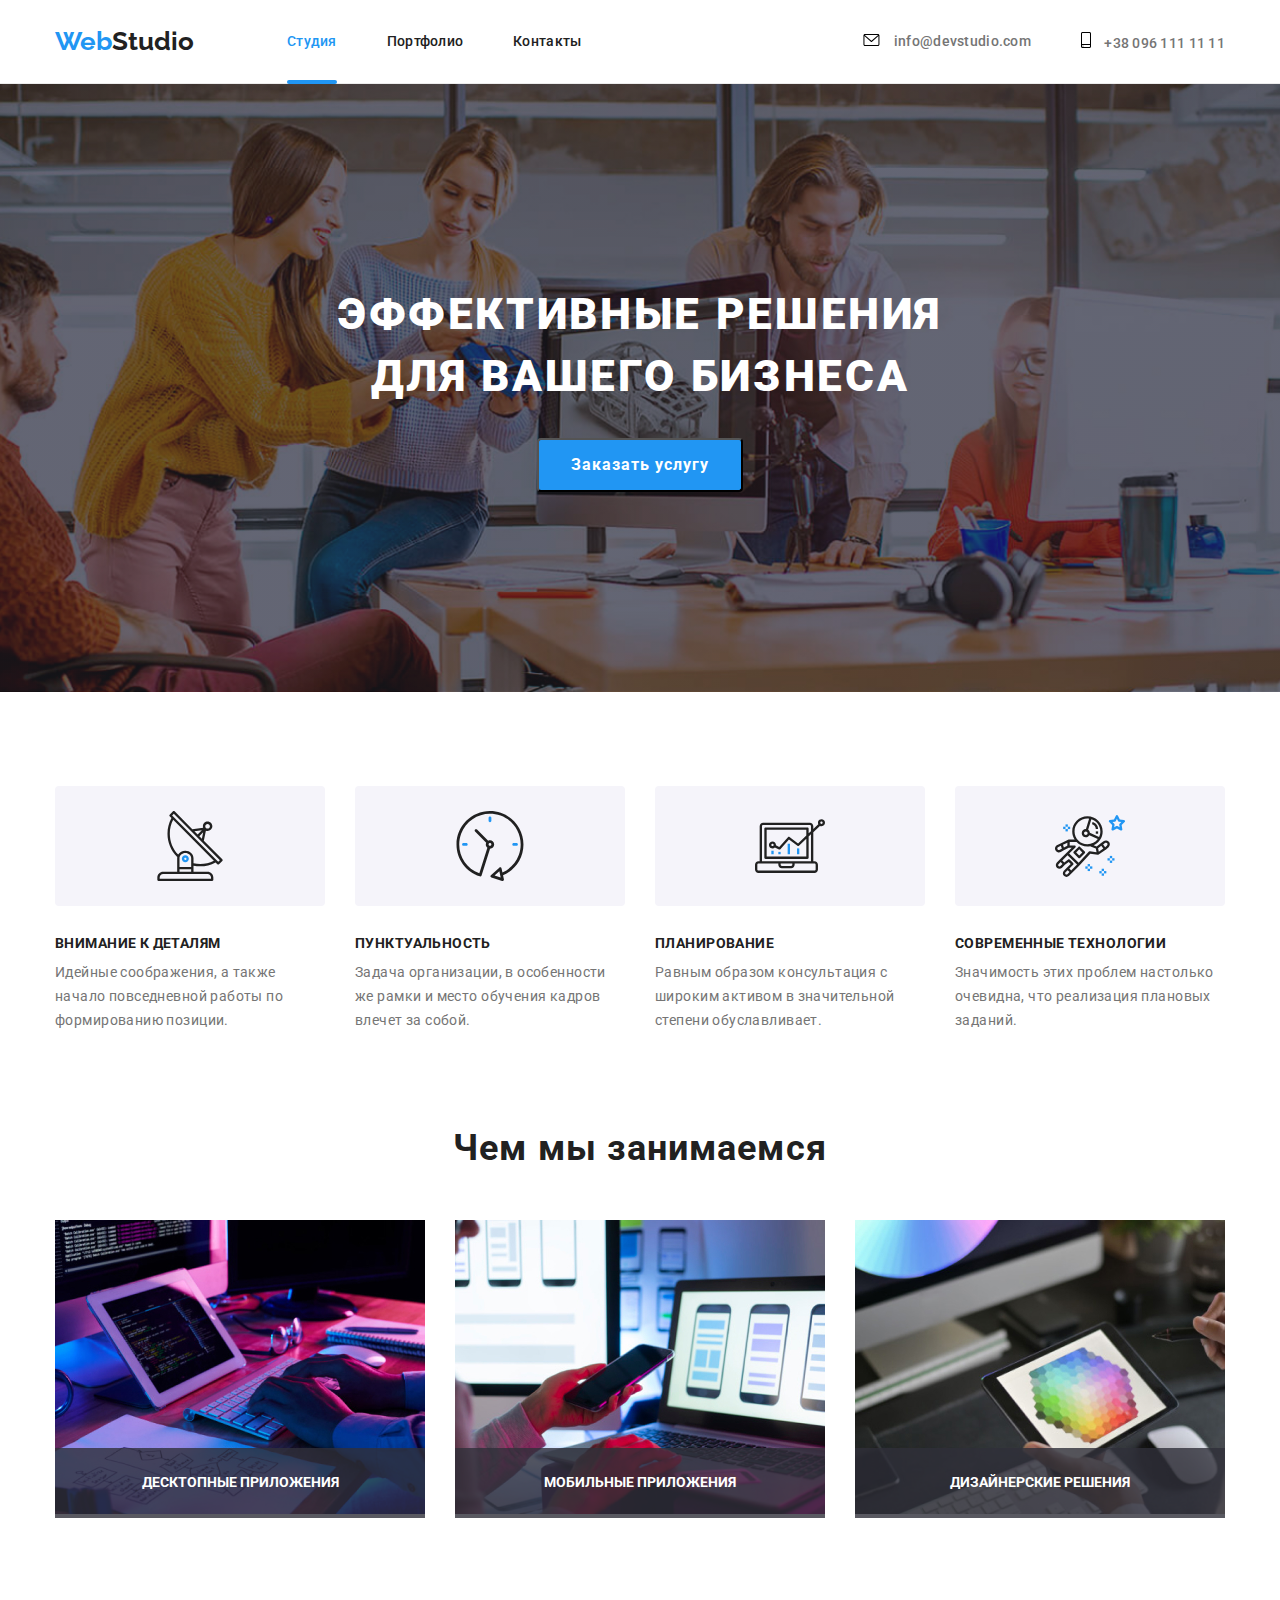
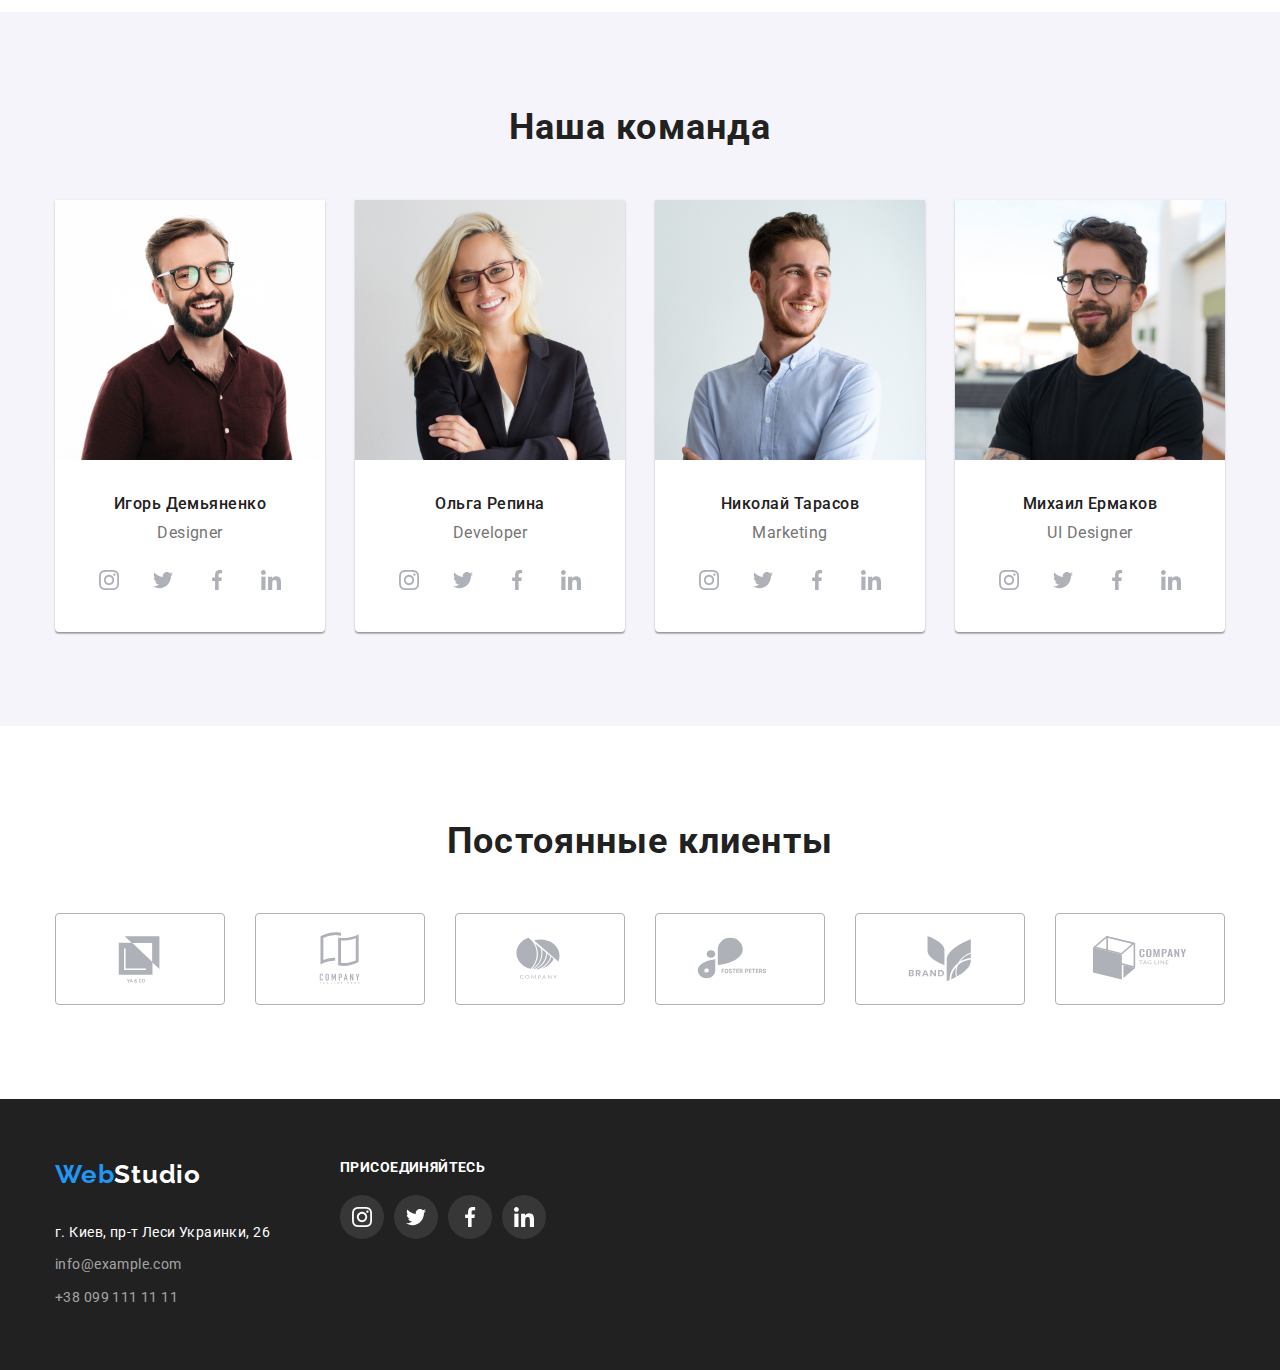
<file: index.html>
<!DOCTYPE html>
<html lang="en">
<head>
    <meta charset="UTF-8">
    <meta http-equiv="X-UA-Compatible" content="IE=edge">
    <meta name="viewport" content="width=device-width, initial-scale=1.0">
    <title>Document</title>
    <link rel="preconnect" href="https://fonts.googleapis.com">
    <link rel="preconnect" href="https://fonts.gstatic.com" crossorigin>
    <link href="https://fonts.googleapis.com/css2?family=Raleway:wght@700&family=Roboto:wght@400;500;700;900&display=swap"
        rel="stylesheet">
    <link rel="stylesheet" href="https://cdnjs.cloudflare.com/ajax/libs/modern-normalize/1.1.0/modern-normalize.min.css">
    <link rel="stylesheet" href="./css/styles.css">
</head>
<body>
    <!--header-->
    <header class="header">
        <div class="container main-nav">
        <nav class="nav-header">
        <a class="logo" href="./index.html"><span class="web">Web</span>Studio</a>
        <ul class="site-nav ">
            <li class="item"><a class="site-nav-link active" href="./index.html">Студия</a></li>
            <li class="item"><a class="site-nav-link" href="./portfolio.html">Портфолио</a></li>
            <li class="item"><a class="site-nav-link" href="">Контакты</a></li>
        </ul>
        </nav>
        <ul class="linkbox">
            <li class="item envelope"><a class="linkbox-link" href="mailto:info@devstudio.com" class="linkbox-mail">
                <svg>
                    <use href='./images/icons/sprite.svg#envelope'></use>
                </svg>
                info@devstudio.com</a></li>
            <li class="item phone"><a class="linkbox-link" href="tel:+380961111111" class="linkbox-phone">
                <svg>
                    <use href='./images/icons/sprite.svg#phone'></use>
                </svg>
                +38 096 111 11 11</a></li>
        </ul>
        </div>
    </header> 
    <!------hero------------>
    <main>
        <section class="section-order section-hero">
        <div class="container">
            <h1 class="section-order-hero">Эффективные решения для вашего бизнеса</h1>
            <button data-modal-open type="button" class="button-order">Заказать услугу</button>
 
    </div>


        </section>
    <!-------articles------>
    <section class="section-articles">
        <div class="container text">
        <ul class="articles">
            <li class="item">
                <div class="icons">
                    <svg class="icon">
                        <use href='./images/icons/sprite.svg#antenna'></use>
                    </svg>
                </div>
                <h3 class="section-title">Внимание к деталям</h3>
                <p class="section-text">Идейные соображения, а также начало повседневной работы по формированию позиции.</p>
            </li>
            <li class="item">
                <div class="icons">
                <svg class="icon">
                    <use href='./images/icons/sprite.svg#clock'></use>
                </svg>
                </div>
                <h3 class="section-title">Пунктуальность</h3>
                <p class="section-text">Задача организации, в особенности же рамки и место обучения кадров влечет за собой.</p>
            </li>
            <li class="item">
                <div class="icons">
                <svg class="icon">
                    <use href='./images/icons/sprite.svg#diagram'></use>
                </svg>
                </div>
                <h3 class="section-title">Планирование</h3>
                <p class="section-text">Равным образом консультация с широким активом в значительной степени обуславливает.</p>
            </li>
            <li class="item">
                <div class="icons">
                <svg class="icon">
                    <use href='./images/icons/sprite.svg#astronaut'></use>
                </svg>
                </div>
                <h3 class="section-title">Современные технологии</h3>
                <p class="section-text">Значимость этих проблем настолько очевидна, что реализация плановых заданий.</p>
            </li>
        </ul>
        </div>
    </section>
    <!---------about us--------->
    <section class="section-aboutus">
        <div class="container aboutus">
        <h2 class="section-title-aboutus">Чем мы занимаемся</h2>
        <ul class="list-aboutus">
            <li class="item">
                <div class="image-position">
                <img src="./images/img.jpg" alt="изображение работы на клавиатуре" width="370">
                <p class="description description-name">Десктопные приложения</p>
                </div>
            </li>
            
            <li class="item">
                <div class="image-position">
                <img src="./images/img1.jpg" alt="изображение телефона" width="370">
                <p class="description description-name">Мобильные приложения</p>
                </div>
                </li>
            <li class="item">
                <div class="image-position">
                <img src="./images/img2.jpg" alt="изображениеipad" width="370">
                <p class="description description-name">Дизайнерские решения</p>
                </div>
                </li>
            </ul>
        </div>
    </section>
    <!---------our team------->
    <section class="section-team">
    <div class="container team-list">
        <h2 class="section-title-aboutus">Наша команда</h2>
        <ul class="team-names-list">
        
        <li class="item"><img src="./images/img3.jpg" alt="product designer" width="270">
          <div class="team">
           <h3 class="our-team">Игорь Демьяненко</h3>
           <p class="profession">Designer</p>
        <ul class="social-list">
            <li class="social"><a href="#" class="media-box">
                <svg class="media-icon">
                    <use href='./images/icons/sprite.svg#instagram'></use>
                </svg>
            </a></li>
            <li class="social"><a href="#" class="media-box">
                <svg class="media-icon">
                    <use href='./images/icons/sprite.svg#twitter'></use>
                </svg>
            </a></li>
            <li class="social"><a href="#" class="media-box">
                <svg class="media-icon">
                    <use href='./images/icons/sprite.svg#facebook'></use>
                </svg>
            </a></li>
            <li class="social"><a href="#" class="media-box">
                <svg class="media-icon">
                    <use href='./images/icons/sprite.svg#linkedin'></use>
                </svg>
            </a></li>
        </ul>
        </div>
        </li>
        
        <li class="item"><img src="./images/img4.jpg" alt="frontend developer" width="270">
          <div class="team">
           <h3 class="our-team">Ольга Репина</h3>
           <p class="profession">Developer</p>
        <ul class="social-list">
            <li class="social"><a href="#" class="media-box">
                <svg class="media-icon">
                    <use href='./images/icons/sprite.svg#instagram'></use>
                </svg>
            </a></li>
            <li class="social"><a href="#" class="media-box">
                <svg class="media-icon">
                    <use href='./images/icons/sprite.svg#twitter'></use>
                </svg>
            </a></li>
            <li class="social"><a href="#" class="media-box">
                <svg class="media-icon">
                    <use href='./images/icons/sprite.svg#facebook'></use>
                </svg>
            </a></li>
            <li class="social"><a href="#" class="media-box">
                <svg class="media-icon">
                    <use href='./images/icons/sprite.svg#linkedin'></use>
                </svg>
            </a></li>
        </ul>
        </div>
    </li>
        
        <li class="item"><img src="./images/img5.jpg" alt="marketing" width="270">
          <div class="team">
           <h3 class="our-team">Николай Тарасов</h3>
           <p class="profession">Marketing</p>
        <ul class="social-list">
            <li class="social"><a href="#" class="media-box">
                    <svg class="media-icon">
                        <use href='./images/icons/sprite.svg#instagram'></use>
                    </svg>
                </a></li>
            <li class="social"><a href="#" class="media-box">
                    <svg class="media-icon">
                        <use href='./images/icons/sprite.svg#twitter'></use>
                    </svg>
                </a></li>
            <li class="social"><a href="#" class="media-box">
                    <svg class="media-icon">
                        <use href='./images/icons/sprite.svg#facebook'></use>
                    </svg>
                </a></li>
            <li class="social"><a href="#" class="media-box">
                    <svg class="media-icon">
                        <use href='./images/icons/sprite.svg#linkedin'></use>
                    </svg>
                </a></li>
        </ul>
        </div>
    </li>
        
        <li class="item"><img src="./images/img6.jpg" alt="UI designer" width="270">
          <div class="team">
           <h3 class="our-team">Михаил Ермаков</h3>
           <p class="profession">UI Designer</p>
        <ul class="social-list">
            <li class="social"><a href="#" class="media-box">
                    <svg class="media-icon">
                        <use href='./images/icons/sprite.svg#instagram'></use>
                    </svg>
                </a></li>
            <li class="social"><a href="#" class="media-box">
                    <svg class="media-icon">
                        <use href='./images/icons/sprite.svg#twitter'></use>
                    </svg>
                </a></li>
            <li class="social"><a href="#" class="media-box">
                    <svg class="media-icon">
                        <use href='./images/icons/sprite.svg#facebook'></use>
                    </svg>
                </a></li>
            <li class="social"><a href="#"  class="media-box">
                    <svg class="media-icon">
                        <use href='./images/icons/sprite.svg#linkedin'></use>
                    </svg>
                </a></li>
        </ul>
        </div>
    </li>
        
        </ul>
    </div>
    </section>
    <!----------------section clients-------------->
    <section class="section-clients">
        <div class="container">
            <h2 class="clients-title">Постоянные клиенты</h2>
            <ul class="list-clients">
                <li class="item"><a href="#" class="link-item">
                    <svg class="clients-logo">
                        <use href='./images/icons/sprite.svg#logo1'></use>
                    </svg>
                </a></li>
                <li class="item"><a href="#" class="link-item">
                    <svg class="clients-logo">
                        <use href='./images/icons/sprite.svg#logo2'></use>
                    </svg>
                </a></li>
                <li class="item"><a href="#" class="link-item">
                    <svg class="clients-logo">
                        <use href='./images/icons/sprite.svg#logo3'></use>
                    </svg>
                </a></li>
                <li class="item"><a href="#" class="link-item">
                    <svg class="clients-logo">
                        <use href='./images/icons/sprite.svg#logo4'></use>
                    </svg>
                </a></li>
                <li class="item"><a href="#" class="link-item">
                    <svg class="clients-logo">
                        <use href='./images/icons/sprite.svg#logo5'></use>
                    </svg>
                </a></li>
                <li class="item"><a href="#" class="link-item">
                    <svg class="clients-logo">
                        <use href='./images/icons/sprite.svg#logo6'></use>
                    </svg>
                </a></li>
            </ul>
        </div>
    </section>
</main>
    <!---------footer------->
    <footer class="footer">
<div class="container footer-list">
        <div class="footer-main">
            <a class="logo-footer" href="./index.html"><span class="web-footer">Web</span>Studio</a>
            <address class="adress-link item">г. Киев, пр-т Леси Украинки, 26</address>
        <ul class="contacts-footer">
            <li class="item"><a class="contacts-footer-link" href="mailto:info@example.com">info@example.com</a></li>
            <li class="item"><a class="contacts-footer-link"href="tel:+380991111111">+38 099 111 11 11</a></li>
        </ul>
        </div>
        <div class="media-footer">
            <h3 class="footer-title">присоединяйтесь</h3>
            <ul class="link-footer-main">
                <li class="bag-link"><a href="#" class="link-footer">
                    <svg class="icon-link">
                        <use href='./images/icons/sprite.svg#instagram'></use>
                    </svg>
                </a></li>
                <li class="bag-link"><a href="#" class="link-footer">
                    <svg class="icon-link">
                    <use href='./images/icons/sprite.svg#twitter'></use>
                </svg>
            </a></li>
                <li class="bag-link"><a href="#" class="link-footer">
                    <svg class="icon-link">
                        <use href='./images/icons/sprite.svg#facebook'></use>
                    </svg>
                </a></li>
                <li class="bag-link"><a href="#" class="link-footer">
                    <svg class="icon-link">
                        <use href='./images/icons/sprite.svg#linkedin'></use>
                    </svg>
                </a></li>
            </ul>
        </div>
    </div>
    </footer>
    <!--------------modal------->
    <div class="backdrop is-hidden"data-modal>
        <div class="modal">
            <button class="button-modal" data-modal-close>
                <svg class="close-black">
                    <use href='./images/icons/sprite.svg#close-black'></use>
                </svg>
                </button>
        </div>
    </div>
    <script src="./js/modal.js"></script>
    
</body>
</html>
</file>
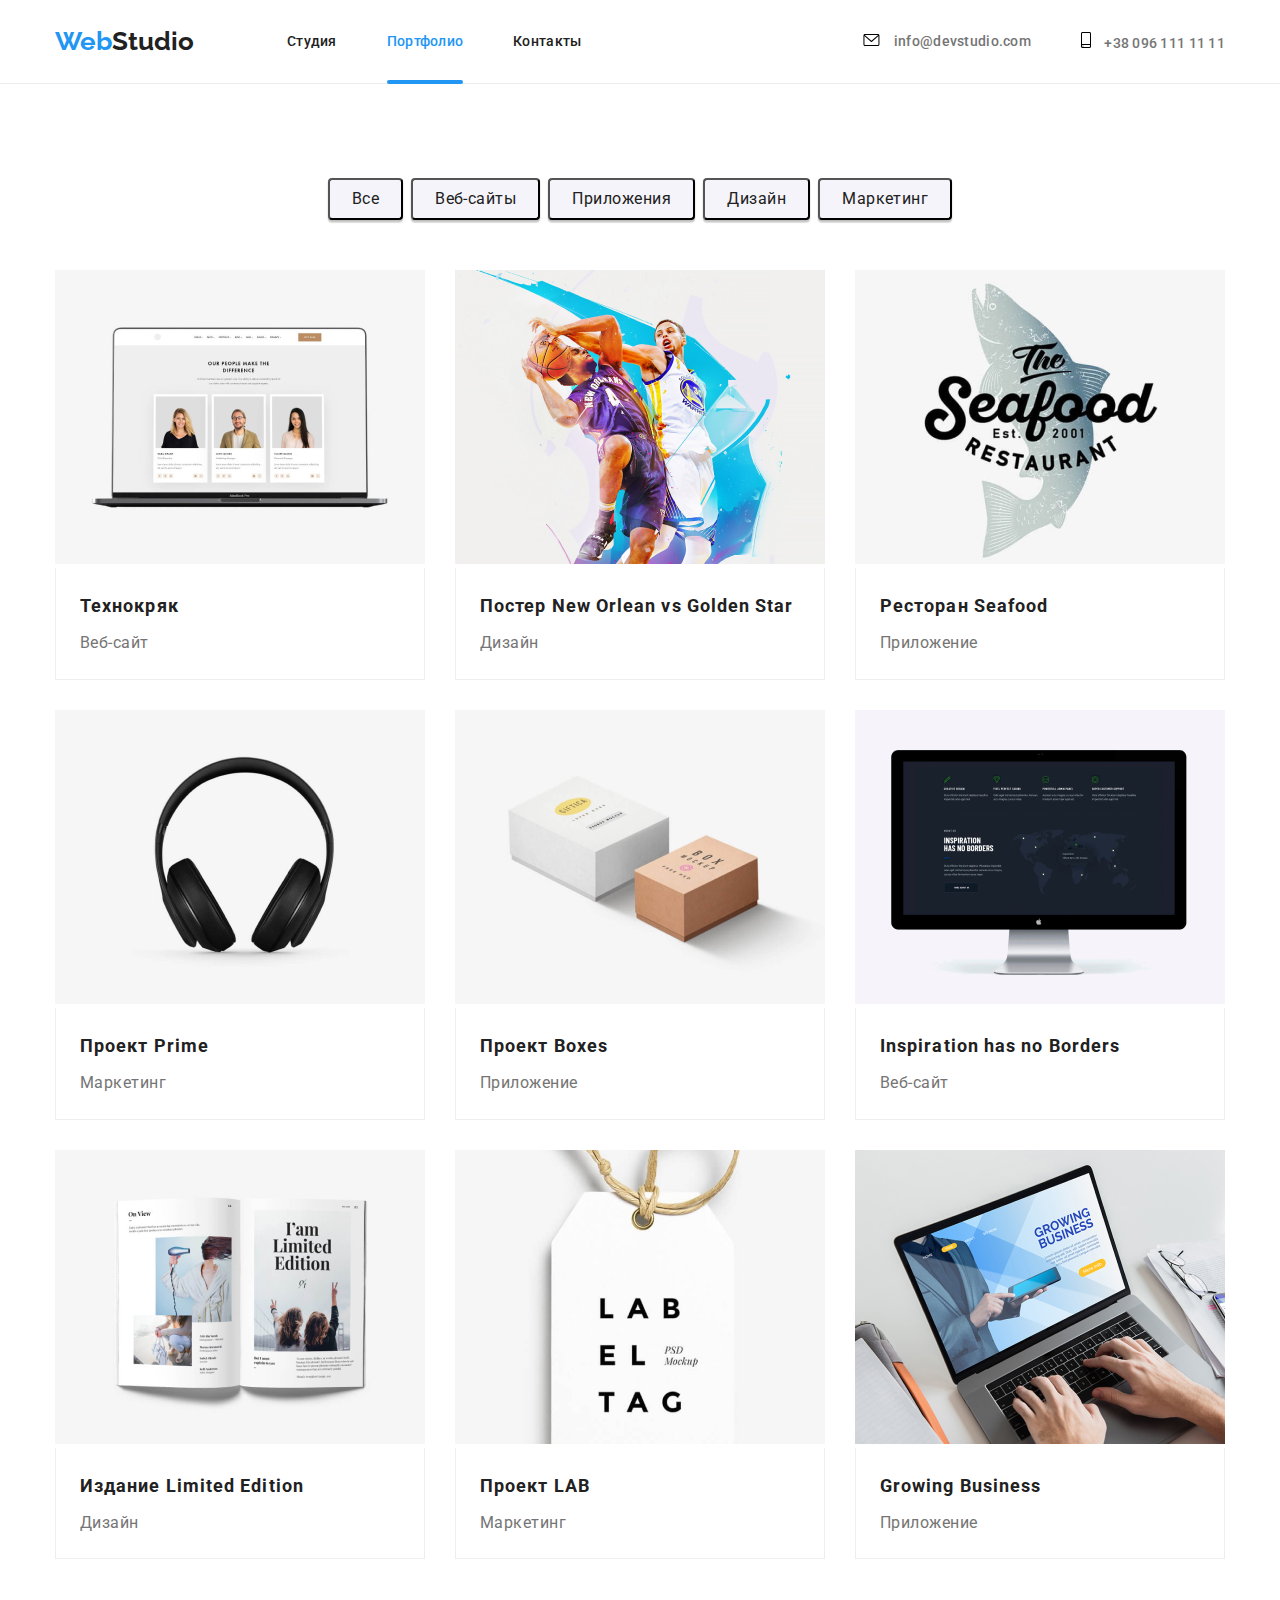
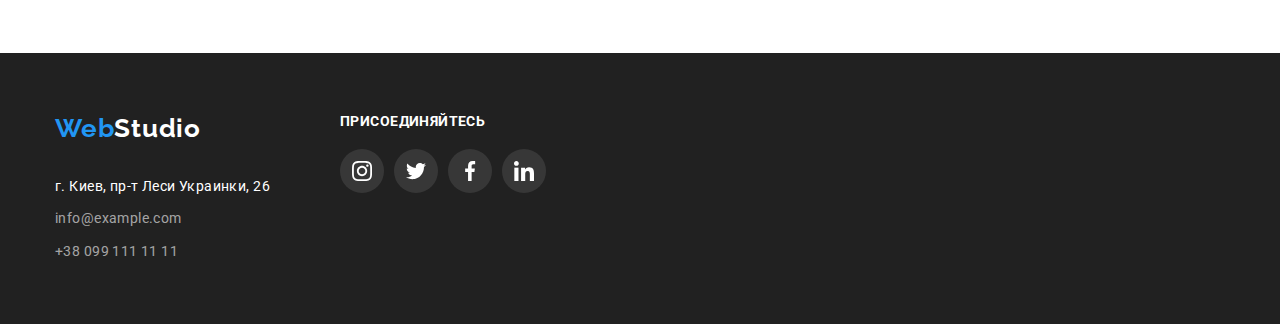
<file: portfolio.html>
<!DOCTYPE html>
<html lang="en">

<head>
    <meta charset="UTF-8">
    <meta http-equiv="X-UA-Compatible" content="IE=edge">
    <meta name="viewport" content="width=device-width, initial-scale=1.0">
    <title>Document</title>
        <link rel="preconnect" href="https://fonts.googleapis.com">
        <link rel="preconnect" href="https://fonts.gstatic.com" crossorigin>
        <link href="https://fonts.googleapis.com/css2?family=Raleway:wght@700&family=Roboto:wght@400;500;700;900&display=swap"
            rel="stylesheet">
        <link rel="stylesheet" href="https://cdnjs.cloudflare.com/ajax/libs/modern-normalize/1.1.0/modern-normalize.min.css">
        <link rel="stylesheet" href="./css/styles.css">
</head>
<body>
    <!-----------------------header----------------------------->
<header class="header">
    <div class="container main-nav">
        <nav class="nav-header">
            <a class="logo" href="./index.html"><span class="web">Web</span>Studio</a>
            <ul class="site-nav ">
                <li class="item"><a class="site-nav-link" href="./index.html">Студия</a></li>
                <li class="item"><a class="site-nav-link active" href="./portfolio.html">Портфолио</a></li>
                <li class="item"><a class="site-nav-link" href="">Контакты</a></li>
            </ul>
        </nav>
        <ul class="linkbox">
            <li class="item envelope"><a class="linkbox-link" href="mailto:info@devstudio.com" class="linkbox-mail">
                    <svg>
                        <use href='./images/icons/sprite.svg#envelope'></use>
                    </svg>
                    info@devstudio.com</a></li>
            <li class="item phone"><a class="linkbox-link" href="tel:+380961111111" class="linkbox-phone">
                    <svg>
                        <use href='./images/icons/sprite.svg#phone'></use>
                    </svg>
                    +38 096 111 11 11</a></li>
        </ul>
    </div>
</header>
    <main>
        <!--------------buttoms navigation-->
        <section class="portfolio">
        <div class="container" >
        <ul class="button-list">
        <li class="item"><button type="button" class="nav-button">Все</button></li>
        <li class="item"><button type="button" class="nav-button">Веб-сайты</button></li>
        <li class="item"><button type="button" class="nav-button">Приложения</button></li>
        <li class="item"><button type="button" class="nav-button">Дизайн</button></li>
        <li class="item"><button type="button" class="nav-button">Маркетинг</button></li>
        </ul>
    <!------------portfolio---------->
        <ul class="photo-list">
               <li class="item">
                <a class="content-hover" href="#">
                <div class="item-thumb">
                <img src="./images/img7.jpg" alt="скрин-шот вэб странички" width="370">
               <div class="content">
                <p>Технокряк это современная площадка распространения коронавируса. Компании используют эту
                    платформу для цифрового
                    шпионажа и атак на защищённые сервера конкурентов.</p>
                </div>
                </div>
                <div class="description-portfolio">
                <h3 class="name-projects">Технокряк</h3>
                <p class="project">Веб-сайт</p>
                </div>
            </a></li>
               <li class="item">
                <a class="content-hover" href="#">
                    <div class="item-thumb">
                    <img src="./images/img8.jpg" alt="фотография баскетболистов" width="370">
                            <div class="content">
                                <p>Технокряк это современная площадка распространения коронавируса. Компании используют эту
                                    платформу для цифрового
                                    шпионажа и атак на защищённые сервера конкурентов.</p>
                            </div>
                        </div>
                <div class="description-portfolio">
                <h3 class="name-projects">Постер New Orlean vs Golden Star</h3>
                <p class="project">Дизайн</p>
                </div>
               </a></li>
               <li class="item">
                   <a class="content-hover" href="#">
                    <div class="item-thumb">
                    <img src="./images/img9.jpg" alt="логотип ресторана" width="370">
                            <div class="content">
                                <p>Технокряк это современная площадка распространения коронавируса. Компании используют эту
                                    платформу для цифрового
                                    шпионажа и атак на защищённые сервера конкурентов.</p>
                            </div>
                            </div>
                <div class="description-portfolio">
                <h3 class="name-projects">Ресторан Seafood</h3>
                <p class="project">Приложение</p>
                </div>
               </a></li>
               <li class="item">
                   <a class="content-hover" href="#">
                    <div class="item-thumb">
                       <img src="./images/img10.jpg" alt="изображение наушников" width="370">
                                <div class="content">
                                    <p>Технокряк это современная площадка распространения коронавируса. Компании используют эту
                                        платформу для цифрового
                                        шпионажа и атак на защищённые сервера конкурентов.</p>
                                </div>
                                </div>
                <div class="description-portfolio">
                <h3 class="name-projects">Проект Prime</h3>
                <p class="project">Маркетинг</p>
                </div>
               </a></li>
               <li class="item">
                   <a class="content-hover" href="#">
                    <div class="item-thumb">
                       <img src="./images/img11.jpg" alt="изображение коробок" width="370">
                                <div class="content">
                                    <p>Технокряк это современная площадка распространения коронавируса. Компании используют эту
                                        платформу для цифрового
                                        шпионажа и атак на защищённые сервера конкурентов.</p>
                                </div>
                                </div>
                <div class="description-portfolio">
                <h3 class="name-projects">Проект Boxes</h3>
                <p class="project">Приложение</p>
                </div>
               </a></li>
               <li class="item">
                   <a class="content-hover" href="#">
                    <div class="item-thumb">
                   <img src="./images/img12.jpg" alt="изображение монитора" width="370">
                            <div class="content">
                                <p>Технокряк это современная площадка распространения коронавируса. Компании используют эту
                                    платформу для цифрового
                                    шпионажа и атак на защищённые сервера конкурентов.</p>
                            </div>
                            </div>
                <div class="description-portfolio">
                <h3 class="name-projects">Inspiration has no Borders</h3>
                <p class="project">Веб-сайт</p>
                </div>
               </a></li>
               <li class="item">
                   <a class="content-hover" href="#">
                    <div class="item-thumb">
                       <img src="./images/img13.jpg" alt="изображение открытой книги" width="370">
                                <div class="content">
                                    <p>Технокряк это современная площадка распространения коронавируса. Компании используют эту
                                        платформу для цифрового
                                        шпионажа и атак на защищённые сервера конкурентов.</p>
                                </div>
                                </div>
                <div class="description-portfolio">
                <h3 class="name-projects">Издание Limited Edition</h3>
                <p class="project">Дизайн</p>
                </div>
               </a></li>
               <li class="item">
                   <a class="content-hover" href="#">
                    <div class="item-thumb">
                       <img src="./images/img14.jpg" alt="изображение этикетки" width="370">
                                <div class="content">
                                    <p>Технокряк это современная площадка распространения коронавируса. Компании используют эту
                                        платформу для цифрового
                                        шпионажа и атак на защищённые сервера конкурентов.</p>
                                </div>
                                </div>
                <div class="description-portfolio">
                <h3 class="name-projects">Проект LAB</h3>
                <p class="project">Маркетинг</p>
                </div>
               </a></li>
               <li class="item">
                   <a class="content-hover" href="#">
                    <div class="item-thumb">
                       <img src="./images/img15.jpg" alt="руки на клавиатуре ноутбука" width="370">
                                <div class="content">
                                    <p>Технокряк это современная площадка распространения коронавируса. Компании используют эту
                                        платформу для цифрового
                                        шпионажа и атак на защищённые сервера конкурентов.</p>
                                </div>
                                </div>
                <div class="description-portfolio">
                <h3 class="name-projects">Growing Business</h3>
                <p class="project">Приложение</p>
                </div>
               </a></li>
       </ul>
       </div> 
    </section>
    </main>
    <footer class="footer">
        <div class="container footer-list">
            <div class="footer-main">
                <a class="logo-footer" href="./index.html"><span class="web-footer">Web</span>Studio</a>
                <address class="adress-link item">г. Киев, пр-т Леси Украинки, 26</address>
                <ul class="contacts-footer">
                    <li class="item"><a class="contacts-footer-link" href="mailto:info@example.com">info@example.com</a>
                    </li>
                    <li class="item"><a class="contacts-footer-link" href="tel:+380991111111">+38 099 111 11 11</a></li>
                </ul>
            </div>
            <div class="media-footer">
                <h3 class="footer-title">присоединяйтесь</h3>
                <ul class="link-footer-main">
                    <li class="bag-link"><a href="#" class="link-footer">
                            <svg class="icon-link">
                                <use href='./images/icons/sprite.svg#instagram'></use>
                            </svg>
                        </a></li>
                    <li class="bag-link"><a href="#" class="link-footer">
                            <svg class="icon-link">
                                <use href='./images/icons/sprite.svg#twitter'></use>
                            </svg>
                        </a></li>
                    <li class="bag-link"><a href="#" class="link-footer">
                            <svg class="icon-link">
                                <use href='./images/icons/sprite.svg#facebook'></use>
                            </svg>
                        </a></li>
                    <li class="bag-link"><a href="#" class="link-footer">
                            <svg class="icon-link">
                                <use href='./images/icons/sprite.svg#linkedin'></use>
                            </svg>
                        </a></li>
                </ul>
            </div>
        </div>
    </footer>
<script src="./js/modal.js"></script>
</body>
</html>
</file>
<file: css/styles.css>
:root {
  --background-color: #ffffff;
  --theme-color: #2196f3;
  --tittle-text-color: #212121;
  --text-primery: #757575;

  --primery-font: "Roboto";
  --secondary-font: "Raleway";
}

body {
  font-family: var(--primery-font);
  background-color: var(--background-color);
  color: var(--text-primery);
}

html {
  box-sizing: border-box;
}
*,
*::before,
*::after {
  box-sizing: inherit;
}
.container {
  margin-left: auto;
  margin-right: auto;
  width: 1200px;

  padding-left: 15px;
  padding-right: 15px;
}
h1,
h2,
h3,
h4,
h5,
h6,
p,
ul {
  margin-top: 0;
  margin-bottom: 0;
  padding: 0;
}
ul,
ol {
  list-style: none;
}

a {
  text-decoration: none;
}
address {
  font-style: normal;
}

/* ======== header styles starts here ======= */
.header {
  border-bottom: 1px solid #ececec;
}
.nav-header {
  display: flex;
  align-items: center;
}
.main-nav {
  display: flex;
  align-items: center;
}
.site-nav {
  display: flex;
  margin-left: 93px;
}
.site-nav .item:not(:last-child) {
  margin-right: 50px;
}

.site-nav-link {
  position: relative;
  display: flex;
  font-family: var(--tittle-text-color);
  font-weight: 500;
  font-size: 14px;
  line-height: 1.1;
  letter-spacing: 0.02em;
  color: var(--tittle-text-color);
  text-decoration: none;
  transition: color 250ms cubic-bezier(0.4, 0, 0.2, 1);
}
.site-nav-link:hover,
.site-nav-link:focus {
  color: var(--theme-color);
}
.active {
  color: var(--theme-color);
}
.active::after {
  content: "";
  display: block;
  position: absolute;
  bottom: -35px;
  width: 100%;
  height: 4px;
  border-radius: 2px;
  background-color: var(--theme-color);
}

.logo {
  font-family: Raleway, sans-serif;
  font-weight: 700;
  font-size: 26px;
  line-height: 1.19;
  color: var(--tittle-text-color);
  text-decoration: none;
}
.web {
  color: var(--theme-color);
}
.linkbox {
  display: flex;
  margin-left: auto;
  font-family: var(--text-primery);
  font-weight: 500;
  font-size: 14px;
  line-height: 1.1;
  letter-spacing: 0.02em;
  color: var(--text-primery);
  text-decoration: none;
}
.linkbox .item + .item {
  margin-left: 50px;
}
.linkbox > .item {
  margin-left: auto;
}
.linkbox-link {
  display: block;
  font-family: var(--tittle-text-color);
  font-weight: 500;
  font-size: 14px;
  line-height: 1.1;
  letter-spacing: 0.02em;
  padding-top: 32px;
  padding-bottom: 32px;
  color: var(--text-primery);
  transition: color 250ms cubic-bezier(0.4, 0, 0.2, 1),
    fill 250ms cubic-bezier(0.4, 0, 0.2, 1);
}
.linkbox-link:hover,
.linkbox-link:focus {
  color: var(--theme-color);
  fill: var(--theme-color);
}

.envelope svg {
  width: 19px;
  height: 12px;
  margin-right: 10px;
}

.phone svg {
  width: 10px;
  height: 16px;
  margin-right: 10px;
}
.linkbox > .item {
  display: flex;
  align-items: center;
  justify-content: center;
}

/*==========section hero=============*/

.section-hero {
  background-color: var(--tittle-text-color);

  padding-top: 200px;
  padding-bottom: 200px;
  background-image: linear-gradient(
      rgba(47, 48, 58, 0.4),
      rgba(47, 48, 58, 0.4)
    ),
    url(../images/hero.jpg);
  background-repeat: no-repeat;
  background-size: cover;
  background-position: center;
  text-align: center;
  max-width: 1600px;
}
.section-order-hero {
  width: 696px;

  margin: 0 auto;
  font-weight: 900;
  font-size: 44px;
  line-height: 1.4;
  letter-spacing: 0.06em;
  text-transform: uppercase;
  color: #ffffff;
  margin-bottom: 30px;
}
.button-order {
  border-radius: 4px;
  padding: 10px 32px;
  cursor: pointer;
  font-weight: bold;
  font-size: 16px;
  line-height: 1.9;
  letter-spacing: 0.06em;
  background-color: var(--theme-color);
  color: #ffffff;
}

.backdrop {
  position: fixed;
  top: 0;
  left: 0;
  opacity: 1;
  width: 100%;
  height: 100%;
  background-color: rgba(0, 0, 0, 0.2);

  transition: opacity 250ms cubic-bezier(0.4, 0, 0.2, 1),
    visibility 250ms cubic-bezier(0.4, 0, 0.2, 1);
}
.backdrop.is-hidden {
  visibility: hidden;
  opacity: 0;
  pointer-events: none;
}
.backdrop.is-hidden .modal {
  transform: translate(-50%, -50%) scale(0.9);
}
.modal {
  position: relative;
  top: 50%;
  left: 50%;
  transform: translate(-50%, -50%) scale(1);

  width: 528px;
  height: 581px;
  background-color: #ffffff;

  transition: opacity 250ms cubic-bezier(0.4, 0, 0.2, 1),
    visibility 250ms cubic-bezier(0.4, 0, 0.2, 1);
}
.button-modal {
  position: absolute;
  cursor: pointer;
  top: 0;
  right: 0;
  width: 30px;
  height: 30px;
  border: 1px solid rgba(0, 0, 0, 0.1);
  border-radius: 50%;
  margin-top: 8px;
  margin-right: 8px;
  background-color: var(--background-color);
  color: var(--text-primery);
}
.close-black {
  top: 0;
  right: 0;
  width: 11px;
  height: 11px;
}
.button-modal:hover .button-modal:focus {
  color: var(--theme-color);
  fill: var(--theme-color);
}
/*============section articles==========*/

.section-articles {
  padding-top: 94px;
}
.container .text {
  align-items: center;
}
.text > .articles {
  display: flex;
  flex-wrap: wrap;
}
.articles > .item {
  width: 270px;
}
.articles > .item:not(:last-child) {
  margin-right: 30px;
}
.articles .icons {
  width: 270px;
  height: 120px;
  margin-bottom: 30px;
  background: #f5f4fa;
  border-radius: 4px;
}
.icons {
  display: flex;
  align-items: center;
  justify-content: center;
}
.icon {
  width: 70px;
  height: 70px;
}
.section-title {
  font-weight: bold;
  font-size: 14px;
  line-height: 1.1;
  letter-spacing: 0.03em;
  margin-bottom: 10px;
  text-transform: uppercase;
  color: #212121;
}
.section-text {
  font-size: 14px;
  line-height: 1.7;
  letter-spacing: 0.03em;
  color: #757575;
}

/*=========section about us=======*/

.section-aboutus {
  align-items: center;
  padding-top: 94px;
  padding-bottom: 94px;
}
.list-aboutus {
  display: flex;
}
.list-aboutus > .item:not(:last-child) {
  margin-right: 30px;
}
.image-position {
  position: relative;
}
.description {
  position: absolute;
  display: flex;
  bottom: 0;
  align-items: center;
  justify-content: center;
  width: 100%;
  height: 70px;
  background: rgba(47, 48, 58, 0.8);
}
.description-name {
  font-weight: bold;
  font-size: 14px;
  line-height: 1.14;
  text-align: center;
  text-transform: uppercase;
  color: #ffffff;
}
.section-title-aboutus {
  font-size: 36px;
  line-height: 1.2;
  text-align: center;
  letter-spacing: 0.03em;
  margin-bottom: 50px;
  color: #212121;
}
/*=========section our team======*/
.section-team {
  background-color: #f5f4fa;
  padding-top: 94px;
  padding-bottom: 94px;
}
.team-list {
  align-items: center;
}

.team {
  padding-top: 30px;
  padding-bottom: 30px;
}
.team-names-list {
  display: flex;
}
.team-names-list > .item {
  background: #ffffff;
  box-shadow: 0px 1px 3px rgba(0, 0, 0, 0.12), 0px 1px 1px rgba(0, 0, 0, 0.14),
    0px 2px 1px rgba(0, 0, 0, 0.2);
  border-radius: 0px 0px 4px 4px;
}
.team-names-list > .item:not(:last-child) {
  margin-right: 30px;
}
.our-team {
  font-weight: 500;
  font-size: 16px;
  line-height: 1.2;
  text-align: center;
  letter-spacing: 0.03em;
  margin-bottom: 10px;
  color: #212121;
}
.profession {
  font-size: 16px;
  line-height: 1.2;
  text-align: center;
  letter-spacing: 0.03em;
  color: #757575;
}
.media-box {
  display: flex;
  align-items: center;
  justify-content: center;
  width: 44px;
  height: 44px;
  border-radius: 50%;
  background-color: #fff;
  color: #afb1b8;
  transition: background-color 250ms cubic-bezier(0.4, 0, 0.2, 1),
    color250ms cubic-bezier(0.4, 0, 0.2, 1);
}
.social {
}
.social-list {
  display: flex;
  align-items: center;
  justify-content: center;
  margin-top: 16px;
}
.social-list > .social:not(:last-child) {
  margin-right: 10px;
}
.media-icon {
  width: 20px;
  height: 20px;
  fill: currentColor;
}
.media-box:hover,
.media-box:focus {
  background-color: var(--theme-color);
  color: var(--background-color);
  fill: var(--background-color);
}

/*========section clients=======*/
.section-clients {
  align-items: center;
  padding-top: 94px;
  padding-bottom: 94px;
}
.clients-title {
  font-size: 36px;
  line-height: 1.2;
  text-align: center;
  letter-spacing: 0.03em;
  margin-bottom: 50px;
  color: #212121;
}
.list-clients {
  display: flex;
}
.list-clients > .item {
}
.list-clients > .item:not(:last-child) {
  margin-right: 30px;
}
.link-item {
  width: 170px;
  height: 92px;
  border: 1px solid #afb1b8;
  border-radius: 4px;
  display: flex;
  align-items: center;
  justify-content: center;
  color: #afb1b8;
  transition: border 250ms cubic-bezier(0.4, 0, 0.2, 1),
    color250ms cubic-bezier(0.4, 0, 0.2, 1),
    fill 250ms cubic-bezier(0.4, 0, 0.2, 1);
}
.clients-logo {
  width: 106px;
  height: 60px;
  fill: currentColor;
}
.link-item:hover,
.link-item:focus {
  color: var(--theme-color);
  fill: var(--theme-color);
  border: 1px solid var(--theme-color);
}

/*=============portfolio=========*/
.portfolio {
  padding-top: 94px;
  padding-bottom: 94px;
}

.button-list {
  display: flex;
  justify-content: center;
  margin-bottom: 50px;
}
.nav-button {
  border-radius: 4px;
  padding: 6px 22px;
  min-width: 73px;
  cursor: pointer;
  font-size: 16px;
  line-height: 1.6;
  letter-spacing: 0.03em;

  background-color: #f5f4fa;
  color: #212121;
  box-shadow: 0px 3px 1px rgba(0, 0, 0, 0.1), 0px 1px 2px rgba(0, 0, 0, 0.08),
    0px 2px 2px rgba(0, 0, 0, 0.12);

  transition: background-color 250ms cubic-bezier(0.4, 0, 0.2, 1),
    color 250ms cubic-bezier(0.4, 0, 0.2, 1),
    box-shadow 250ms cubic-bezier(0.4, 0, 0.2, 1);
}
.button-list > .item:not(:last-child) {
  margin-right: 8px;
}

.nav-button:hover,
.nav-button:focus {
  color: var(--background-color);
  background-color: var(--theme-color);
}

.photo-list {
  display: flex;
  flex-wrap: wrap;
  align-items: center;
}

.photo-list > .item {
  position: relative;
  width: 370px;
  margin-right: 30px;
  margin-bottom: 30px;
}

.item-thumb {
  position: relative;
  overflow: hidden;
}
.item-thumb:hover::before {
  display: inline-block;
  content: "";
  position: absolute;
  top: 0;
  left: 0;
  width: 100%;
  height: 100%;
  background-color: var(--theme-color);
  opacity: 0;
}
.content-hover {
  display: block;
  transition: box-shadow 250ms cubic-bezier(0.4, 0, 0.2, 1);
}
.content-hover .content:hover {
  opacity: 1;
}

.content {
  position: absolute;
  top: 0;
  left: 0;
  width: 100%;
  height: 100%;
  background-color: rgba(33, 150, 243, 0.9);
  padding-top: 63px;
  padding-left: 24px;
  padding-bottom: 63px;
  padding-top: 24px;
  font-family: Roboto;
  font-style: normal;
  font-weight: normal;
  font-size: 18px;
  line-height: 28px;
  align-items: center;

  letter-spacing: 0.03em;

  color: #ffffff;
  opacity: 1;
  transform: translateY(100%);
  transition: transform 250ms cubic-bezier(0.4, 0, 0.2, 1);
}
.content-hover:hover .content,
.content-hover:focus .content {
  transform: translateY(0);
}

.content-hover:hover,
.content-hover:focus {
  box-shadow: 0px 1px 1px rgba(0, 0, 0, 0.12), 0px 4px 4px rgba(0, 0, 0, 0.06),
    1px 4px 6px rgba(0, 0, 0, 0.16);
}
.photo-list > .item:nth-last-child(-n + 3) {
  margin-bottom: 0px;
}
.photo-list > .item:nth-child(3n) {
  margin-right: 0px;
}
.description-portfolio {
  padding-top: 20px;
  padding-bottom: 20px;
  padding-left: 24px;
  padding-right: 24px;
  border-right: 1px solid #eeeeee;
  border-bottom: 1px solid #eeeeee;
  border-left: 1px solid #eeeeee;
}
.name-projects {
  font-weight: bold;
  font-size: 18px;
  line-height: 2;
  margin-bottom: 4px;
  letter-spacing: 0.06em;
  color: #212121;
}
.project {
  font-size: 16px;
  line-height: 1.9;
  letter-spacing: 0.03em;
  color: #757575;
}

/*=========footer start here=========*/

.footer {
  background-color: var(--tittle-text-color);
  padding-top: 60px;
  padding-bottom: 60px;
  align-items: center;
}

.logo-footer {
  display: block;
  margin-bottom: 30px;
  font-family: Raleway;
  font-weight: bold;
  font-size: 26px;
  line-height: 1.2;
  letter-spacing: 0.03em;
  color: var(--background-color);
}
.web-footer {
  color: var(--theme-color);
}
.adress-link {
  margin-bottom: 9px;
  font-size: 14px;
  line-height: 1.7;
  letter-spacing: 0.03em;
  color: var(--background-color);
}

.contacts-footer {
  font-size: 14px;
  line-height: 1.7;
  letter-spacing: 0.03em;
  color: rgba(255, 255, 255, 0.6);
}
.contacts-footer-link {
  color: rgba(255, 255, 255, 0.6);
}
.contacts-footer > .item:not(:last-child) {
  margin-bottom: 9px;
}
.footer-main {
  margin-right: 70px;
}
.footer-title {
  font-family: Roboto;
  font-style: normal;
  font-weight: bold;
  font-size: 14px;
  line-height: 16px;
  letter-spacing: 0.03em;
  text-transform: uppercase;
  margin-bottom: 20px;

  color: #ffffff;
}
.footer-list {
  display: flex;
}
.link-footer-main {
  display: flex;
}
.icon-link {
  width: 20px;
  height: 20px;
  fill: white;
}
.link-footer {
  display: flex;
  align-items: center;
  justify-content: center;
  color: var(--background-color);
  width: 44px;
  height: 44px;
  border-radius: 50%;
  background-color: rgba(255, 255, 255, 0.1);
  transition: background-color 250ms cubic-bezier(0.4, 0, 0.2, 1);
}
.bag-link {
  width: 44px;
  height: 44px;
}
.link-footer-main > .bag-link:not(:last-child) {
  margin-right: 10px;
}
.link-footer:hover,
.link-footer:focus {
  background-color: var(--theme-color);
  color: var(--background-color);
  fill: var(--background-color);
}
</file>
